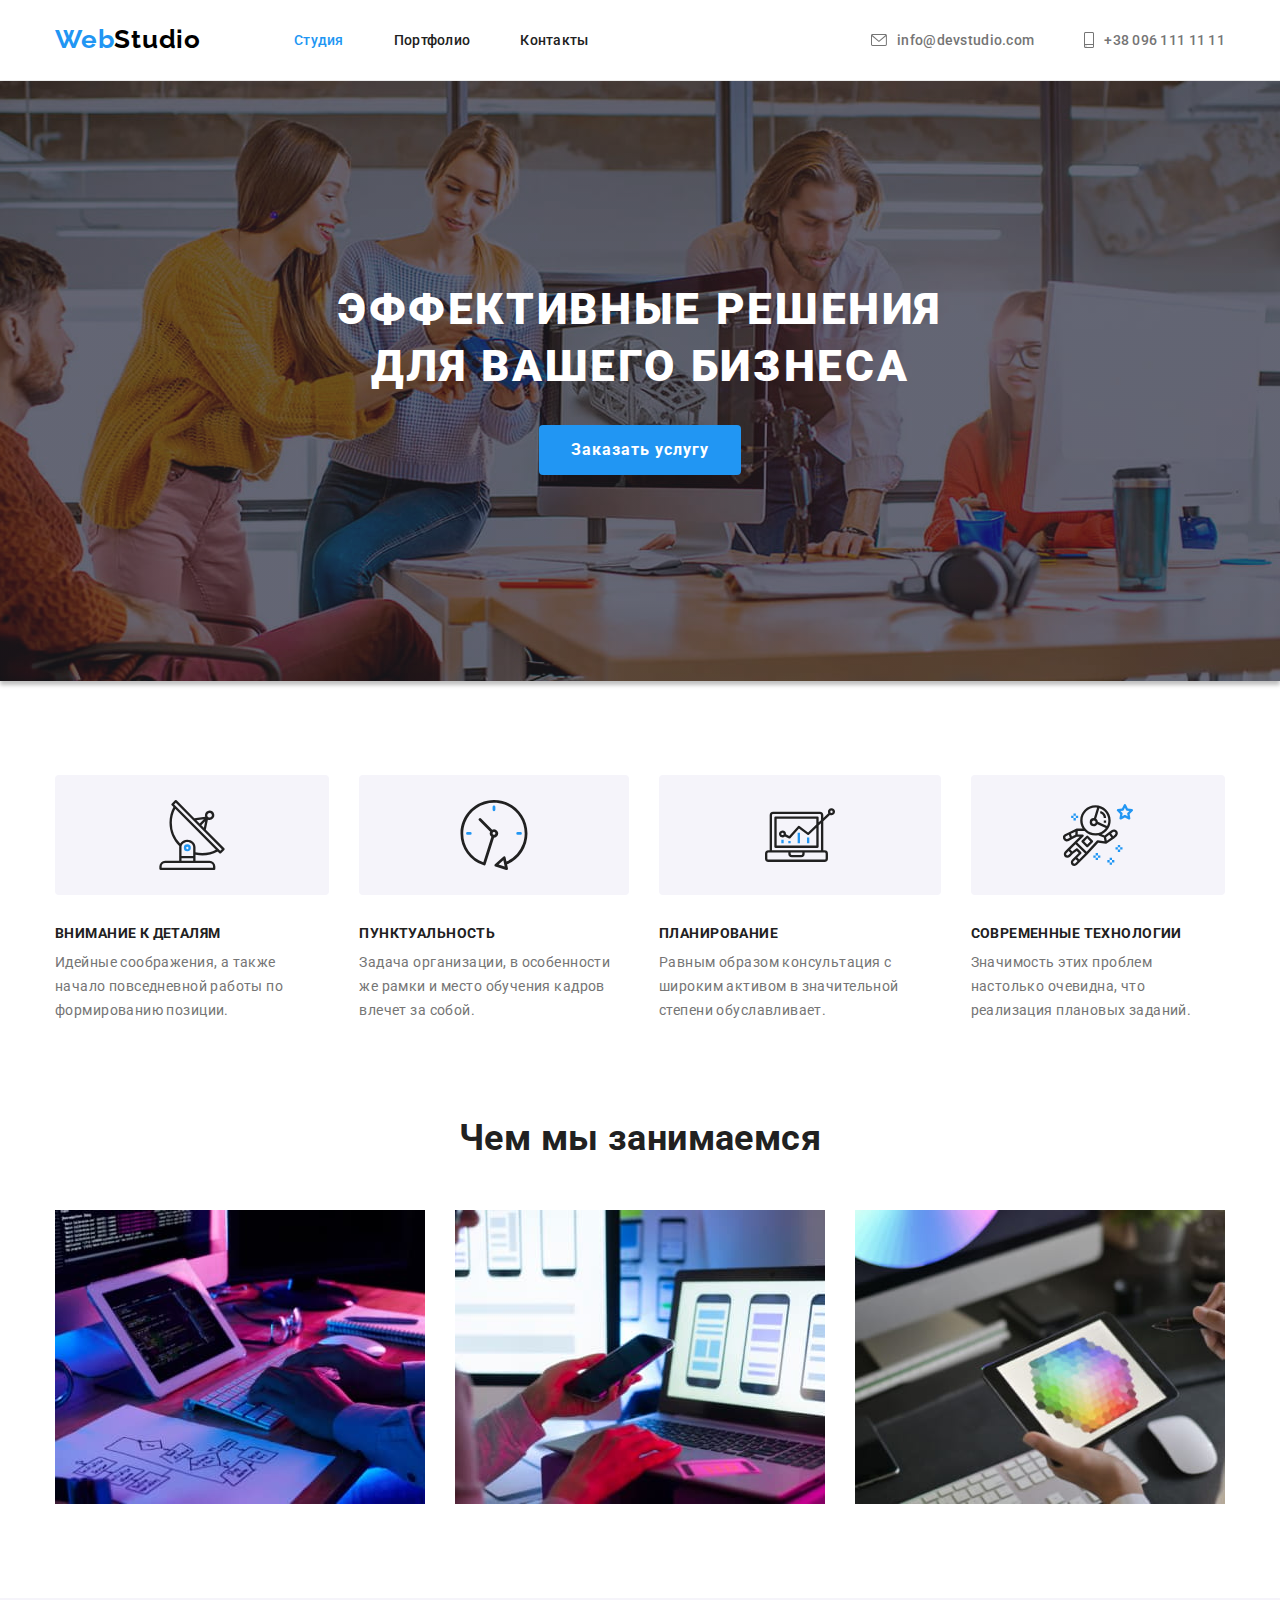
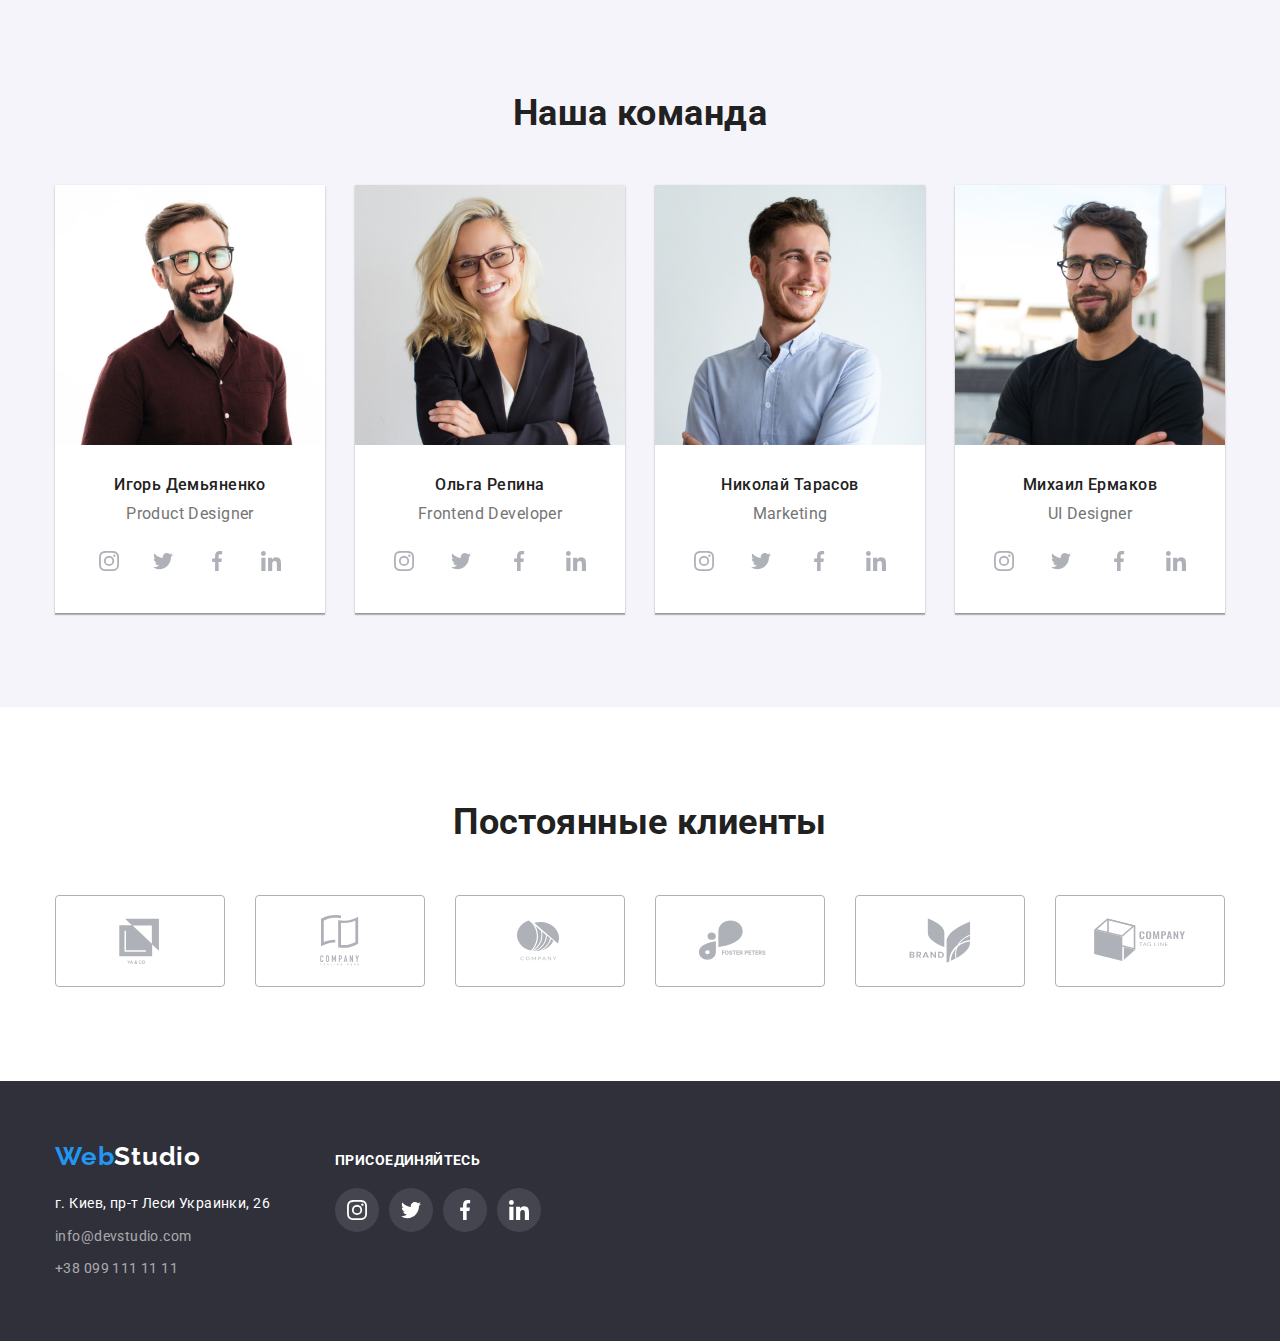
<file: index.html>
<!DOCTYPE html>
<html lang="ru">
  <head>
    <meta charset="UTF-8" />
    <meta http-equiv="X-UA-Compatible" content="IE=edge" />
    <meta name="viewport" content="width=device-width, initial-scale=1.0" />
    <!-- font add-->
    <link rel="preconnect" href="https://fonts.googleapis.com" />
    <!-- оголошення майбутньго підключення-->
    <link rel="preconnect" href="https://fonts.gstatic.com" crossorigin />
    <link
      href="https://fonts.googleapis.com/css2?family=Raleway:wght@700&family=Roboto:wght@400;500;700;900&display=swap"
      rel="stylesheet"
    />
    <!-- normalaize - link sample + file downloaded -->
    <!-- https://cdnjs.cloudflare.com/ajax/libs/normalize/1.1.0/normalize.min.css -->
    <link rel="stylesheet" href="./css/modern-normalize.css" />
    <link rel="stylesheet" href="./css/styles.css" />

    <title>WebStudio</title>
  </head>
  <body class="body">
    <header class="header">
      <div class="container header-flex-box">
        <nav class="header-nav-flex-box">
          <a href="./index.html" lang="en" class="logo"
            ><span class="logo-accent"> Web</span>Studio</a
          >
          <ul class="header-menu">
            <li class="item">
              <a href="./index.html" class="header-link current">Студия</a>
            </li>
            <li class="item">
              <a href="./poftfolio.html" class="header-link">Портфолио</a>
            </li>
            <li class="item">
              <a href="#" class="header-link">Контакты</a>
            </li>
          </ul>
        </nav>

        <div class="header-kontakt-box">
          <ul class="header-kontakt">
            <li class="item">
              <a href="mailto:info@devstudio.com" lang="en" class="header-contact-link">
                <svg class="header-contact-mail-logo">
                  <use href="./images/logo/icons.svg#icon-envelope"></use>
                </svg>
                <div>info@devstudio.com</div>
              </a>
            </li>
            <li class="item">
              <a href="tel:+380961111111" class="header-contact-link">
                <svg class="header-contact-smart-logo">
                  <use href="./images/logo/icons.svg#icon-smartphone"></use>
                </svg>
                <div>+38 096 111 11 11</div>
              </a>
            </li>
          </ul>
        </div>
      </div>
    </header>

    <main>
      <!-- hero section -->
      <section class="section heroe heroe-background">
        <div class="container">
          <h1 class="heroe-header">Эффективные решения для вашего бизнеса</h1>
          <button type="button" class="order-button">Заказать услугу</button>
        </div>
      </section>
      <!-- advantages -->
      <section class="section">
        <h2 class="visually-hidden">список приимуществ</h2>
        <div class="container">
          <ul class="advantages-flex">
            <li class="adv-item">
              <div class="about-icon-block">
                <svg><use href="./images/logo/icons.svg#icon-about-antenna-1"></use></svg>
              </div>
              <h3 class="advantages-list-header">Внимание к деталям</h3>
              <p class="advantages-text">
                Идейные соображения, а также начало повседневной работы по формированию позиции.
              </p>
            </li>
            <li class="adv-item">
              <div class="about-icon-block">
                <svg><use href="./images/logo/icons.svg#icon-about-clock2"></use></svg>
              </div>
              <h3 class="advantages-list-header">Пунктуальность</h3>
              <p class="advantages-text">
                Задача организации, в особенности же рамки и место обучения кадров влечет за собой.
              </p>
            </li>

            <li class="adv-item">
              <div class="about-icon-block">
                <svg><use href="./images/logo/icons.svg#icon-about-diagram-3"></use></svg>
              </div>
              <h3 class="advantages-list-header">Планирование</h3>
              <p class="advantages-text">
                Равным образом консультация с широким активом в значительной степени обуславливает.
              </p>
            </li>
            <li class="adv-item">
              <div class="about-icon-block">
                <svg><use href="./images/logo/icons.svg#icon-about-astronau-4"></use></svg>
              </div>
              <h3 class="advantages-list-header">Современные технологии</h3>
              <p class="advantages-text">
                Значимость этих проблем настолько очевидна, что реализация плановых заданий.
              </p>
            </li>
          </ul>
        </div>
      </section>
      <!-- about -->
      <section class="section about">
        <div class="container">
          <h2 class="section-title">Чем мы занимаемся</h2>
          <ul class="about-title-margin about-box">
            <li>
              <img
                src="./images/softengineering.jpg"
                width="370"
                alt="разработка структуры и алгоритмов работы"
              />
            </li>
            <li>
              <img
                src="./images/ui-research.jpg"
                width="370"
                alt="разработка пользовательского интерфейса"
              />
            </li>
            <li>
              <img src="./images/colordesign.jpg" width="370" alt="дизайн" />
            </li>
          </ul>
        </div>
      </section>

      <!-- team members -->
      <section class="section team">
        <div class="container">
          <h2 class="section-title">Наша команда</h2>
          <ul class="team-box">
            <li class="team-member">
              <img
                src="./images/igor-demyanenko.jpg"
                width="270"
                alt="улыбающийся парень с бородой"
              />
              <h3 class="team-member-header">Игорь Демьяненко</h3>
              <p lang="en" class="team-member-text">Product Designer</p>
              <div class="team-member-socials">
                <ul class="social-box">
                  <li>
                    <a href="#">
                      <svg><use href="./images/logo/icons.svg#icon-soc-instagram"></use></svg>
                    </a>
                  </li>
                  <li>
                    <a href="#">
                      <svg><use href="./images/logo/icons.svg#icon-soc-twitter"></use></svg>
                    </a>
                  </li>
                  <li>
                    <a href="#">
                      <svg><use href="./images/logo/icons.svg#icon-soc-facebook"></use></svg>
                    </a>
                  </li>
                  <li>
                    <a href="#">
                      <svg><use href="./images/logo/icons.svg#icon-soc-linkedin"></use></svg>
                    </a>
                  </li>
                </ul>
              </div>
            </li>
            <li class="team-member">
              <img src="./images/olga-repina.jpg" width="270" alt="улыбающаяся девушка" />
              <h3 class="team-member-header">Ольга Репина</h3>
              <p lang="en" class="team-member-text">Frontend Developer</p>
              <div class="team-member-socials">
                <ul>
                  <li class="social-box">
                    <a href="#">
                      <svg><use href="./images/logo/icons.svg#icon-soc-instagram"></use></svg>
                    </a>
                  </li>
                  <li class="social-box">
                    <a href="#">
                      <svg><use href="./images/logo/icons.svg#icon-soc-twitter"></use></svg>
                    </a>
                  </li>
                  <li class="social-box">
                    <a href="#">
                      <svg><use href="./images/logo/icons.svg#icon-soc-facebook"></use></svg>
                    </a>
                  </li>
                  <li class="social-box">
                    <a href="#">
                      <svg><use href="./images/logo/icons.svg#icon-soc-linkedin"></use></svg>
                    </a>
                  </li>
                </ul>
              </div>
            </li>
            <li class="team-member">
              <img src="./images/nik-tarasov.jpg" width="270" alt="улыбающийся парень" />
              <h3 class="team-member-header">Николай Тарасов</h3>
              <p lang="en" class="team-member-text">Marketing</p>
              <div class="team-member-socials">
                <ul>
                  <li class="social-box">
                    <a href="#">
                      <svg><use href="./images/logo/icons.svg#icon-soc-instagram"></use></svg>
                    </a>
                  </li>
                  <li class="social-box">
                    <a href="#">
                      <svg><use href="./images/logo/icons.svg#icon-soc-twitter"></use></svg>
                    </a>
                  </li>
                  <li class="social-box">
                    <a href="#">
                      <svg><use href="./images/logo/icons.svg#icon-soc-facebook"></use></svg>
                    </a>
                  </li>
                  <li class="social-box">
                    <a href="#">
                      <svg><use href="./images/logo/icons.svg#icon-soc-linkedin"></use></svg>
                    </a>
                  </li>
                </ul>
              </div>
            </li>
            <li class="team-member">
              <img
                src="./images/mihail-ermakov.jpg"
                width="270"
                alt="другой улыбчивый бородатый парень"
              />
              <h3 class="team-member-header">Михаил Ермаков</h3>
              <p lang="en" class="team-member-text">UI Designer</p>
              <div class="team-member-socials">
                <ul>
                  <li class="social-box">
                    <a href="#">
                      <svg><use href="./images/logo/icons.svg#icon-soc-instagram"></use></svg>
                    </a>
                  </li>
                  <li class="social-box">
                    <a href="#">
                      <svg><use href="./images/logo/icons.svg#icon-soc-twitter"></use></svg>
                    </a>
                  </li>
                  <li class="social-box">
                    <a href="#">
                      <svg><use href="./images/logo/icons.svg#icon-soc-facebook"></use></svg>
                    </a>
                  </li>
                  <li class="social-box">
                    <a href="#">
                      <svg><use href="./images/logo/icons.svg#icon-soc-linkedin"></use></svg>
                    </a>
                  </li>
                </ul>
              </div>
            </li>
          </ul>
        </div>
      </section>
      <!-- clients -->
      <section class="section clients">
        <div class="container">
          <h2 class="section-title">Постоянные клиенты</h2>
          <ul class="clients-flex">
            <li>
              <a href="#" class="client-list-item"
                ><svg><use href="./images/logo/icons.svg#icon-p-yg"></use></svg>
              </a>
            </li>
            <li>
              <a href="#" class="client-list-item">
                <svg><use href="./images/logo/icons.svg#icon-p-windows"></use></svg>
              </a>
            </li>
            <li>
              <a href="#" class="client-list-item">
                <svg><use href="./images/logo/icons.svg#icon-p-nut-shell"></use></svg>
              </a>
            </li>
            <li>
              <a href="#" class="client-list-item">
                <svg><use href="./images/logo/icons.svg#icon-p-foster"></use></svg>
              </a>
            </li>
            <li>
              <a href="#" class="client-list-item">
                <svg><use href="./images/logo/icons.svg#icon-p-soy-brand"></use></svg>
              </a>
            </li>
            <li>
              <a href="#" class="client-list-item">
                <svg><use href="./images/logo/icons.svg#icon-p-box-company"></use></svg>
              </a>
            </li>
          </ul>
        </div>
      </section>
    </main>

    <footer class="footer">
      <div class="container">
        <div class="footer-flex">
          <div class="adress-block">
            <a href="./index.html" lang="en" class="footer-logo logo"
              ><span class="logo-accent"> Web</span>Studio</a
            >
            <address>
              <ul class="footer-list">
                <li class="item">
                  <a
                    href="https://goo.gl/maps/paLrzJ1DZaffjFaJ6"
                    target="_blank"
                    rel="noopener noreferrer"
                    class="footer-adress"
                  >
                    г. Киев, пр-т Леси Украинки, 26
                  </a>
                </li>
                <li class="item">
                  <a href="mailto:info@devstudio.com" lang="en" class="footer-contact"
                    >info@devstudio.com</a
                  >
                </li>
                <li class="item">
                  <a href="tel:+380991111111" class="footer-contact">+38 099 111 11 11</a>
                </li>
              </ul>
            </address>
          </div>
          <div class="footer-socials">
            <p>присоединяйтесь</p>
            <div>
              <ul class="footer-social-links-block">
                <li>
                  <a href="#">
                    <svg>
                      <use href="./images/logo/icons.svg#icon-soc-instagram"></use>
                    </svg>
                  </a>
                </li>
                <li>
                  <a href="#">
                    <svg>
                      <use href="./images/logo/icons.svg#icon-soc-twitter"></use>
                    </svg>
                  </a>
                </li>
                <li>
                  <a href="#">
                    <svg>
                      <use href="./images/logo/icons.svg#icon-soc-facebook"></use>
                    </svg>
                  </a>
                </li>
                <li>
                  <a href="#">
                    <svg>
                      <use href="./images/logo/icons.svg#icon-soc-linkedin"></use>
                    </svg>
                  </a>
                </li>
              </ul>
            </div>
          </div>
        </div>
      </div>
    </footer>
  </body>
</html>
</file>
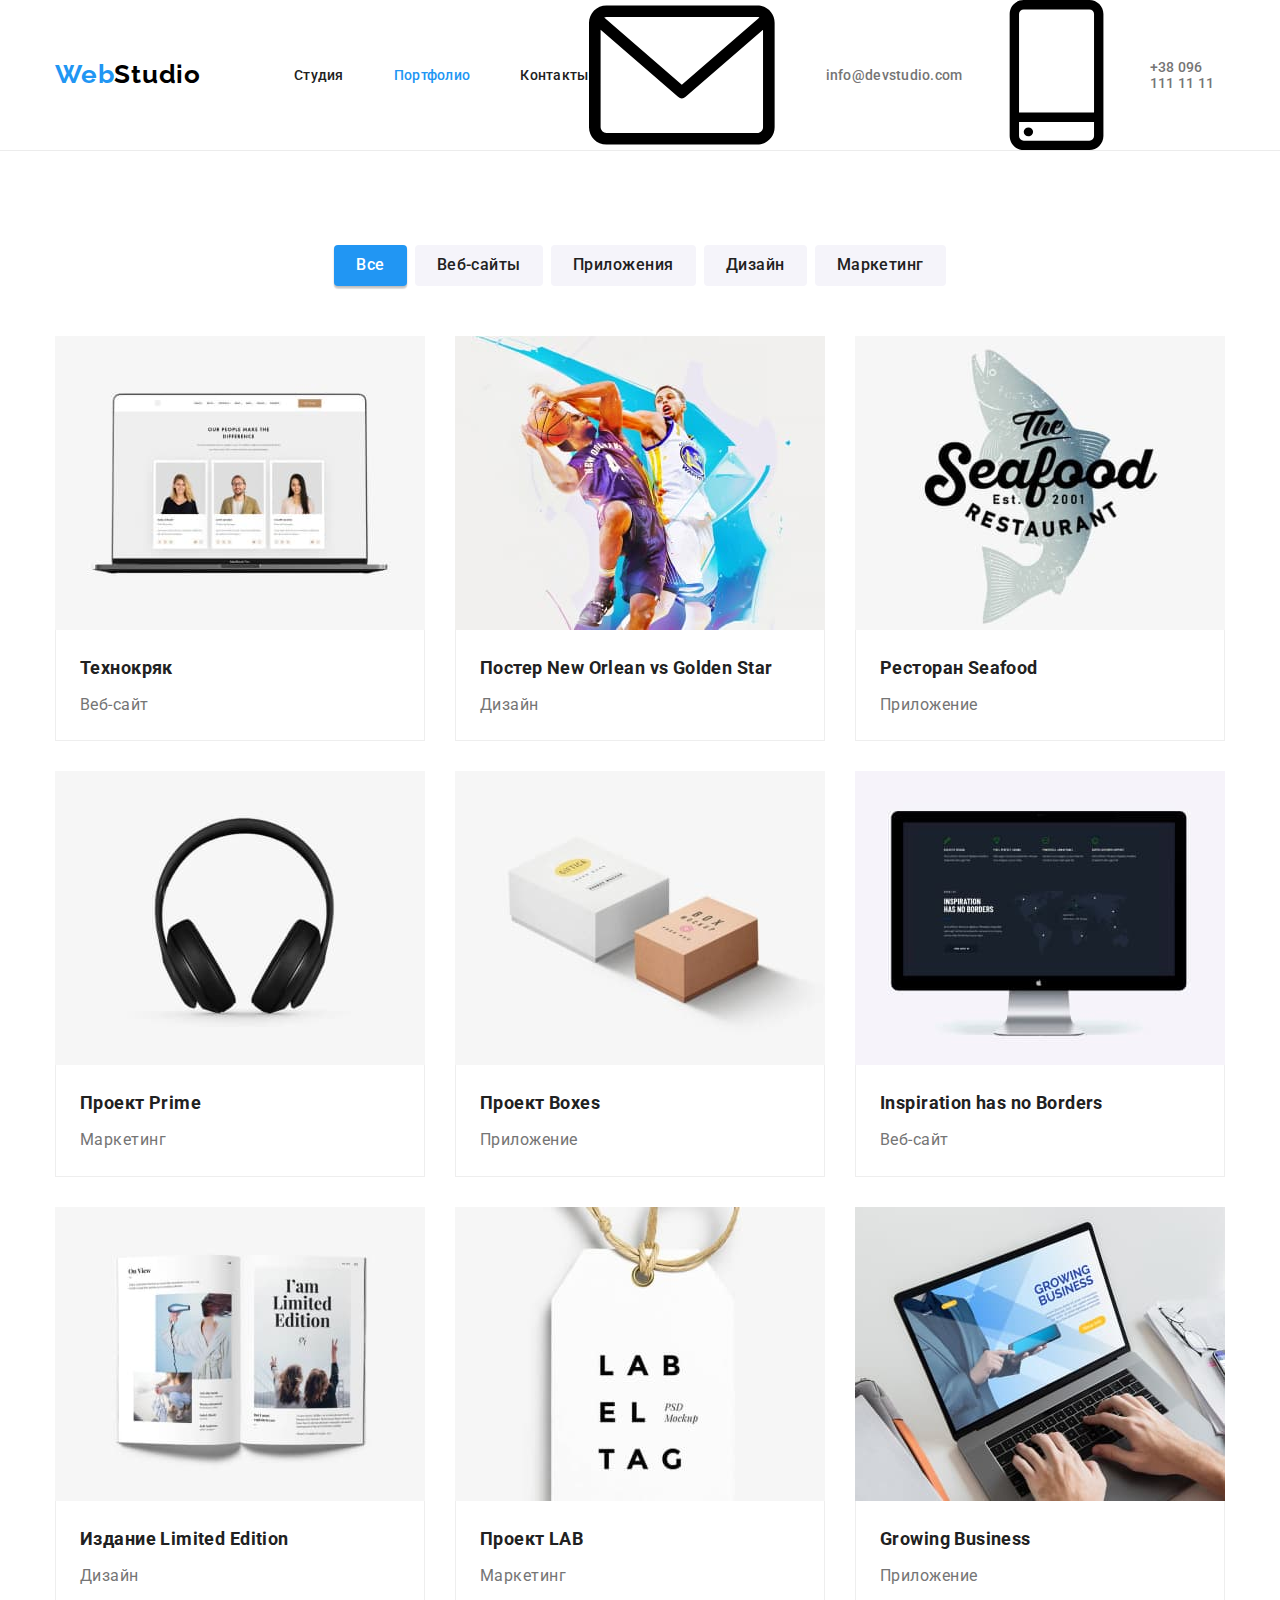
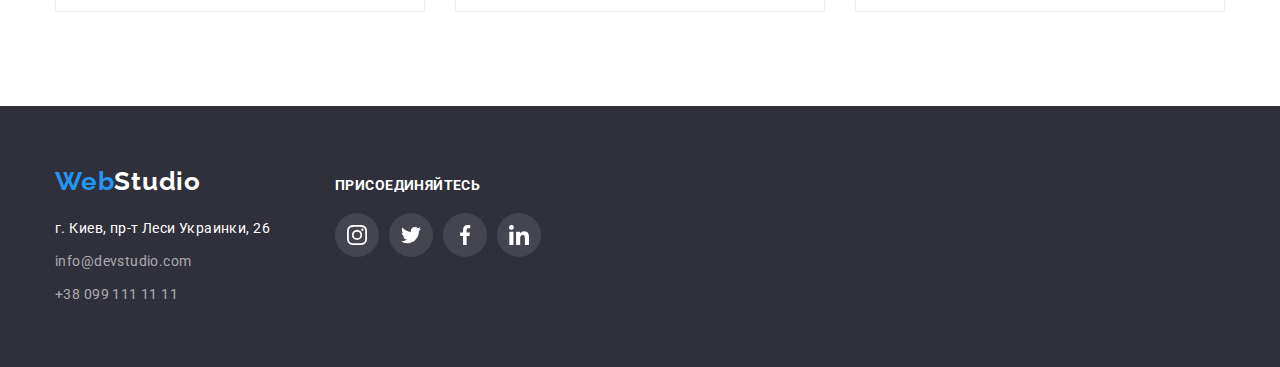
<file: poftfolio.html>
<!DOCTYPE html>
<html lang="ru">
  <head>
    <meta charset="UTF-8" />
    <meta http-equiv="X-UA-Compatible" content="IE=edge" />
    <meta name="viewport" content="width=device-width, initial-scale=1.0" />
    <!-- font add-->
    <link rel="preconnect" href="https://fonts.googleapis.com" />
    <!-- оголошення майбутньго підключення-->
    <link rel="preconnect" href="https://fonts.gstatic.com" crossorigin />
    <link
      href="https://fonts.googleapis.com/css2?family=Raleway:wght@700&family=Roboto:wght@400;500;700;900&display=swap"
      rel="stylesheet"
    />
    <link rel="stylesheet" href="./css/modern-normalize.css" />
    <link rel="stylesheet" href="./css/styles.css" />

    <title>WebStudio-portfolio</title>
  </head>
  <body class="body">
    <header class="header">
      <div class="container header-flex-box">
        <nav class="header-nav-flex-box">
          <a href="./index.html" lang="en" class="logo"
            ><span class="logo-accent"> Web</span>Studio</a
          >
          <ul class="header-menu">
            <li class="item">
              <a href="./index.html" class="header-link">Студия</a>
            </li>
            <li class="item">
              <a href="./poftfolio.html" class="header-link current">Портфолио</a>
            </li>
            <li class="item">
              <a href="#" class="header-link">Контакты</a>
            </li>
          </ul>
        </nav>

        <div class="header-kontakt-box">
          <ul class="header-kontakt">
            <li class="item">
              <svg><use href="./images/logo/icons.svg#icon-envelope"></use></svg>
            </li>
            <li class="item">
              <a href="mailto:info@devstudio.com" lang="en" class="header-contact-link"
                >info@devstudio.com</a
              >
            </li>
            <li class="item">
              <svg><use href="./images/logo/icons.svg#icon-smartphone"></use></svg>
            </li>
            <li class="item">
              <a href="tel:+380961111111" class="header-contact-link">+38 096 111 11 11</a>
            </li>
          </ul>
        </div>
      </div>
    </header>

    <main>
      <h1 class="visually-hidden">страница с портфолио</h1>
      <!--скрыть-->

      <section class="section">
        <!-- buttons-->
        <div class="container">
          <ul class="portfolio-select-box">
            <li class="flex-menu-item">
              <button type="button" class="portfolio-buttons active">Все</button>
            </li>
            <li class="flex-menu-item">
              <button type="button" class="portfolio-buttons">Веб-сайты</button>
            </li>
            <li class="flex-menu-item">
              <button type="button" class="portfolio-buttons">Приложения</button>
            </li>
            <li class="flex-menu-item">
              <button type="button" class="portfolio-buttons">Дизайн</button>
            </li>
            <li class="flex-menu-item">
              <button type="button" class="portfolio-buttons">Маркетинг</button>
            </li>
          </ul>

          <!-- project samples-->
          <div class="project-samples">
            <ul class="project-list-box">
              <li class="project-item">
                <a href="#" class="project-item-link">
                  <img src="./images/technokryak.jpg" alt="скрин сайта компании Технокряк" />
                  <div class="project-list-border">
                    <h3 class="project-header">Технокряк</h3>
                    <p class="project-description">Веб-сайт</p>
                  </div>
                </a>
              </li>
              <li class="project-item">
                <a href="#" class="project-item-link">
                  <img
                    src="./images/imgbasketgame.jpg"
                    alt="момент противоборства игроков двух команд"
                  />
                  <div class="project-list-border">
                    <h3 class="project-header">Постер New Orlean vs Golden Star</h3>
                    <p class="project-description">Дизайн</p>
                  </div>
                </a>
              </li>

              <li class="project-item">
                <a href="#" class="project-item-link">
                  <img src="./images/imgseafood.jpg" alt="логотип ресторана морепродуктов" />
                  <div class="project-list-border">
                    <h3 class="project-header">Ресторан Seafood</h3>
                    <p class="project-description">Приложение</p>
                  </div>
                </a>
              </li>

              <li class="project-item">
                <a href="#" class="project-item-link">
                  <img src="./images/imgheadphones.jpg" alt="головные мониторы" />
                  <div class="project-list-border">
                    <h3 class="project-header">Проект Prime</h3>
                    <p class="project-description">Маркетинг</p>
                  </div>
                </a>
              </li>

              <li class="project-item">
                <a href="#" class="project-item-link">
                  <img src="./images/imgboxes.jpg" alt="крафтовые упаковки" />
                  <div class="project-list-border">
                    <h3 class="project-header">Проект Boxes</h3>
                    <p class="project-description">Приложение</p>
                  </div>
                </a>
              </li>

              <li class="project-item">
                <a href="#" class="project-item-link">
                  <img
                    src="./images/imgworldwide.jpg"
                    alt="сайт компании с глобальной картой присутсвия"
                  />
                  <div class="project-list-border">
                    <h3 class="project-header">Inspiration has no Borders</h3>
                    <p class="project-description">Веб-сайт</p>
                  </div>
                </a>
              </li>

              <li class="project-item">
                <a href="#" class="project-item-link">
                  <img src="./images/imgmagazin.jpg" alt="разворот журнала" />
                  <div class="project-list-border">
                    <h3 class="project-header">Издание Limited Edition</h3>
                    <p class="project-description">Дизайн</p>
                  </div>
                </a>
              </li>

              <li class="project-item">
                <a href="#" class="project-item-link">
                  <img src="./images/imglabel.jpg" alt="стильная этикетка" />
                  <div class="project-list-border">
                    <h3 class="project-header">Проект LAB</h3>
                    <p class="project-description">Маркетинг</p>
                  </div>
                </a>
              </li>

              <li class="project-item">
                <a href="#" class="project-item-link">
                  <img src="./images/imgsitescreen.jpg" alt="скрин заглавной страници сайта" />
                  <div class="project-list-border">
                    <h3 class="project-header">Growing Business</h3>
                    <p class="project-description">Приложение</p>
                  </div>
                </a>
              </li>
            </ul>
          </div>
        </div>
      </section>
    </main>

    <footer class="footer">
      <div class="container">
        <div class="footer-flex">
          <div class="adress-block">
            <a href="./index.html" lang="en" class="footer-logo logo"
              ><span class="logo-accent"> Web</span>Studio</a
            >
            <address>
              <ul class="footer-list">
                <li class="item">
                  <a
                    href="https://goo.gl/maps/paLrzJ1DZaffjFaJ6"
                    target="_blank"
                    rel="noopener noreferrer"
                    class="footer-adress"
                  >
                    г. Киев, пр-т Леси Украинки, 26
                  </a>
                </li>
                <li class="item">
                  <a href="mailto:info@devstudio.com" lang="en" class="footer-contact"
                    >info@devstudio.com</a
                  >
                </li>
                <li class="item">
                  <a href="tel:+380991111111" class="footer-contact">+38 099 111 11 11</a>
                </li>
              </ul>
            </address>
          </div>
          <div class="footer-socials">
            <p>присоединяйтесь</p>
            <div>
              <ul class="footer-social-links-block">
                <li>
                  <a href="#">
                    <svg>
                      <use href="./images/logo/icons.svg#icon-soc-instagram"></use>
                    </svg>
                  </a>
                </li>
                <li>
                  <a href="#">
                    <svg>
                      <use href="./images/logo/icons.svg#icon-soc-twitter"></use>
                    </svg>
                  </a>
                </li>
                <li>
                  <a href="#">
                    <svg>
                      <use href="./images/logo/icons.svg#icon-soc-facebook"></use>
                    </svg>
                  </a>
                </li>
                <li>
                  <a href="#">
                    <svg>
                      <use href="./images/logo/icons.svg#icon-soc-linkedin"></use>
                    </svg>
                  </a>
                </li>
              </ul>
            </div>
          </div>
        </div>
      </div>
    </footer>
  </body>
</html>
</file>
<file: css/styles.css>
:root {
  --accent-color: #2196f3;
  --header-contact-color: #757575;
  --header-link-color: #212121;
  --plain-text: #757575;
  --header-color: #212121;
  --background-white: #ffffff;
  --contrast-background: #2f303a;
  --body-accent-background: #f5f4fa;
  --footer-contact-color: rgba(255, 255, 255, 0.6);
  --dark-color-for-light-theme-logo: #000000;
  --light-color-for-dark-theme-logo: #ffffff;
  --project-list-border: #eeeeee;
  --header-border: #ececec;
  --social-madia-logo-color: #afb1b8;
  --heroe-background: #c4c4c4;
  --heroe-overlay: rgba(47, 48, 58, 0.4);
}

html {
  box-sizing: border-box;
}

*,
*::after,
*::before {
  box-sizing: inherit;
}

/* Стили для обнуления верхних отступов у элементов */
h1,
h2,
h3,
p,
ul,
li {
  list-style: none;
  padding: 0px;
  margin: 0px;
}

/* Класс для обнуления базовых свойств у списков (ul) */
/* .list { */
/* list-style: none; */
/* padding-left: 0; */
/* margin: 0; */
/* } */

/* Класс для обнуления базовых свойств у ссылок */
a {
  text-decoration: none;
  color: inherit;
}

/* Свойства для корректного отображения картинок */
img,
svg,
use {
  display: block;
  max-width: 100%;
  height: auto;
}

/* Свойства для обнуления курсива у address */

/* address { */
/* font-style: normal; */
/* }  */

.visually-hidden {
  position: absolute;
  width: 1px;
  height: 1px;
  margin: -1px;
  border: 0;
  padding: 0;
  white-space: nowrap;
  clip-path: inset(100%);
  clip: rect(0 0 0 0);
  overflow: hidden;
}

.body {
  font-family: 'Roboto', 'Arial', sans-serif;
  background-color: var(--background-white);
  color: var(--plain-text);
  font-size: 14px;
  letter-spacing: 0.03em;
}

.container {
  width: 1200px;
  padding-left: 15px;
  padding-right: 15px;
  margin-left: auto;
  margin-right: auto;
}

.section {
  padding-top: 94px;
  padding-bottom: 94px;
  text-align: center;
}

.header-flex-box {
  display: flex;
  align-items: center;
}

.header-nav-flex-box {
  display: flex;
  align-items: center;
}

.header-menu {
  display: flex;
  margin-left: 93px;
}

.header-menu .item + .item {
  margin-left: 50px;
}

.header-kontakt-box {
  margin-left: auto;
}

.header-kontakt {
  display: flex;
  color: var(--header-contact-color);
  align-items: center;
}

.header-kontakt > .item:nth-child(2) {
  margin-left: 50px;
}

.header-contact-smart-logo {
  width: 10px;
  height: 16px;
  margin-right: 10px;
  fill: currentColor;
}
.header-contact-mail-logo {
  width: 16px;
  height: 12px;
  margin-right: 10px;
  fill: currentColor;
}

.logo-accent {
  color: var(--accent-color);
}

.header {
  background-color: var(--background-white);
  text-decoration: none;
  font-weight: 500;
  line-height: 1.15;
  letter-spacing: 0.02em;
  border-bottom: 1px solid var(--header-border);
}

.header-link {
  display: block; /* превращает в блочный элемент*/
  color: var(--header-link-color);
  text-decoration: none;
  padding-top: 32px; /* применение именно для линка увеличивает рабочую зону ссілки*/
  padding-bottom: 32px;
}

.logo {
  text-decoration: none;
  font-family: 'Raleway', 'Arial', sans-serif;
  font-weight: 700;
  font-size: 26px;
  line-height: 1.2;
  letter-spacing: 0.03em;
  color: var(--dark-color-for-light-theme-logo);
}

.header-contact-link {
  display: flex;
  align-items: center;
  color: var(--header-contact-color);
  text-decoration: none;
  padding-top: 32px;
  /* применение именно для линка увеличивает рабочую зону ссілки*/
  padding-bottom: 32px;
}

.header-contact-link:hover,
.header-contact-link:focus,
.header-contact-link:active {
  color: var(--accent-color);
}

.header-link:hover,
.header-link:focus,
.header-link:active,
.current {
  color: var(--accent-color);
}

.heroe {
  position: relative;
  padding-top: 200px;
  padding-bottom: 200px;
  background-color: var(--heroe-background);
  box-shadow: 0px 4px 4px rgba(0, 0, 0, 0.25);
}

.heroe-background {
  max-width: 1600px;
  height: 600px;
  margin-left: auto;
  margin-right: auto;
  background-image: linear-gradient(to right, var(--heroe-overlay), var(--heroe-overlay)),
    url(../images/main-page/hero-background.jpg);
  background-repeat: no-repeat;
  background-position: center;
  background-size: cover;
}

/* .heroe::before { */
/* position: absolute; */
/* width: 100%; */
/* height: 100px; */
/* background-color: #000000; */

.heroe-header {
  width: 700px;
  margin-left: auto;
  margin-right: auto;
  color: var(--light-color-for-dark-theme-logo);
  font-weight: 900;
  font-size: 44px;
  line-height: 1.3;
  text-transform: uppercase;
  letter-spacing: 0.06em;
}
.order-button {
  margin-top: 30px;
  min-width: 200px;
  min-height: 50px;
  font-family: 'Roboto', 'Arial', sans-serif;
  color: var(--light-color-for-dark-theme-logo);
  background-color: var(--accent-color);
  border: none;

  cursor: pointer;
  padding: 10px 32px;
  border-radius: 4px;
  font-weight: 700;
  font-size: 16px;
  letter-spacing: 0.06em;
}

.order-button:hover,
.order-button:focus {
  background-color: var(--header-color);
  color: var(--light-color-for-dark-theme-logo);
}

.advantages-flex {
  display: flex;
  text-align: left;
}

.advantages-flex > .item {
  width: 270px;
}

.advantages-flex .adv-item + .adv-item {
  margin-left: 30px;
}

.adv-item svg {
  width: 70px;
  height: 70px;
}

.about-icon-block {
  display: flex;
  align-items: center;
  justify-content: center;
  height: 120px;
  border-radius: 4px;
  background-color: var(--body-accent-background);
}

.advantages-list-header {
  margin-top: 30px;
  font-size: 14px;
  line-height: 1.15;
  margin-bottom: 10px;
  text-transform: uppercase;
  color: var(--header-color);
}
.advantages-text {
  line-height: 1.7;
}

.about {
  padding-top: 0px;
}

.about-box {
  display: flex;
  justify-content: space-between;
}

.section-title {
  font-size: 36px;
  line-height: 1.2;
  /* text-align: center; */
  color: var(--header-color);
  margin-bottom: 50px;
}

.team {
  background-color: var(--body-accent-background);
}

.team-member-header {
  font-weight: 500;
  font-size: 16px;
  line-height: 1.2;
  /* text-align: center; */
  padding-top: 30px;
  color: var(--header-color);
}
.team-member-text {
  font-weight: 400;
  font-size: 16px;
  line-height: 1.2;
  margin-top: 10px;
}

.team-member {
  background-color: var(--background-white);
  box-shadow: 0px 1px 3px rgba(0, 0, 0, 0.12), 0px 1px 1px rgba(0, 0, 0, 0.14),
    0px 2px 1px rgba(0, 0, 0, 0.2);
  padding-bottom: 30px;
}

.team-box {
  display: flex;
  justify-content: space-between;
}

.social-box {
  display: inline-flex;
  color: var(--social-madia-logo-color);
  margin-left: auto;
  margin-right: auto;
}

.social-box a {
  display: flex;
  justify-content: center;
  align-items: center;
  fill: currentColor;
  border-radius: 50px;
  height: 44px;
  width: 44px;
}

.social-box svg {
  width: 20px;
  height: 20px;
}

.social-box a:hover,
.social-box a:focus {
  background-color: var(--accent-color);
  color: var(--background-white);
}

.team-member-socials {
  margin-top: 16px;
}

.team-member-socials li + li {
  margin-left: 10px;
}

.clients {
  background-color: var(--background-white);
}

.clients-flex {
  display: flex;
  justify-content: center;
  color: var(--social-madia-logo-color);
}

.client-list-item {
  display: flex;
  width: 170px;
  height: 92px;
  padding: 16px 32px;
  border: 1px solid var(--social-madia-logo-color);
  border-radius: 4px;
}

.client-list-item svg {
  max-width: 100%;
  max-height: 100%;
  fill: currentColor;
}

.clients-flex li + li {
  margin-left: 30px;
}

.client-list-item:hover,
.client-list-item:focus {
  color: var(--accent-color);
  border-color: var(--accent-color);
}

/* footer */

.footer {
  background-color: var(--contrast-background);
  padding-top: 60px;
  padding-bottom: 60px;
}

.footer-logo {
  color: var(--light-color-for-dark-theme-logo);
  text-decoration: none;
}

.footer-flex {
  display: flex;
  align-items: baseline;
}

.adress-block {
  width: 230px;
}

.footer-socials {
  margin-left: 50px;
}

.footer-socials > p {
  font-weight: 700;
  text-transform: uppercase;
  color: var(--light-color-for-dark-theme-logo);
}

.footer-social-links-block {
  display: flex;
  margin-top: 20px;
}

.footer-social-links-block a {
  display: flex;
  align-items: center;
  justify-content: center;
  width: 44px;
  height: 44px;
  border-radius: 50%;
  background-color: rgba(255, 255, 255, 0.1);
  color: var(--light-color-for-dark-theme-logo);
}

.footer-social-links-block li + li {
  margin-left: 10px;
}

.footer-social-links-block svg {
  width: 20px;
  height: 20px;
  fill: currentcolor;
}

.footer-social-links-block a:hover,
.footer-social-links-block a:focus {
  background-color: var(--accent-color);
}

.footer-contact {
  font-style: normal;
  text-decoration: none;
  line-height: 1.7;
  color: var(--footer-contact-color);
}
.footer-contact:hover,
.footer-contact:focus,
.footer-contact:active {
  color: var(--accent-color);
}
.footer-adress {
  font-style: normal;
  text-decoration: none;
  line-height: 1.7;
  color: var(--light-color-for-dark-theme-logo);
}

.footer-list .item + .item {
  margin-top: 9px;
}

.footer address {
  margin-top: 20px;
}

/* protfolio page */
.portfolio-select-box {
  display: flex;
  justify-content: center;
}

.footer-social-links-block {
  display: flex;
}

.portfolio {
  padding-top: 94px;
  padding-bottom: 6px;
}

.portfolio-buttons {
  font-family: 'Roboto', 'Arial', sans-serif;
  background-color: var(--body-accent-background);
  cursor: pointer;
  border: none;
  padding: 6px 22px 6px 22px;
  border-width: 2px;
  border-radius: 4px;
  font-weight: 500;
  font-size: 16px;
  line-height: 1.8;
  letter-spacing: 0.03em;
  color: var(--header-color);
}

.portfolio-buttons.active {
  background-color: var(--accent-color);
  color: var(--light-color-for-dark-theme-logo);
  box-shadow: 0px 3px 1px rgba(0, 0, 0, 0.1), 0px 1px 2px rgba(0, 0, 0, 0.08),
    0px 2px 2px rgba(0, 0, 0, 0.12);
  border-radius: 4px;
}
.portfolio-buttons:hover,
.portfolio-buttons:focus {
  background-color: var(--accent-color);
  color: var(--light-color-for-dark-theme-logo);
  box-shadow: 0px 3px 1px rgba(0, 0, 0, 0.1), 0px 1px 2px rgba(0, 0, 0, 0.08),
    0px 2px 2px rgba(0, 0, 0, 0.12);
  border-radius: 4px;
}

.flex-menu-item:not(:last-child) {
  margin-right: 8px;
}

.project-samples {
  margin-top: 50px;
}

.project-list-box {
  display: flex;
  flex-wrap: wrap;
}

.project-item {
  /* display: block; */
  margin-right: 30px;
  margin-bottom: 30px;
  text-align: left;
}

.project-item-link {
  display: block;
}

.project-item-link:hover,
.project-item-link:focus {
  box-shadow: 0px 1px 1px rgba(0, 0, 0, 0.12), 0px 4px 4px rgba(0, 0, 0, 0.06),
    1px 4px 6px rgba(0, 0, 0, 0.16);
  cursor: pointer;
}

.project-item:nth-child(3n) {
  margin-right: 0px;
}

.project-item:nth-last-child(-n + 3) {
  margin-bottom: 0px;
}

.project-description {
  margin-top: 4px;
  font-size: 16px;
  line-height: 1.9;
  letter-spacing: 0.03em;
}

.project-header {
  font-size: 18px;
  line-height: 2;
  color: var(--header-color);
}

.project-list-border {
  padding: 20px 24px 20px 24px;
  border-left: 1px solid var(--project-list-border);
  border-right: 1px solid var(--project-list-border);
  border-bottom: 1px solid var(--project-list-border);
}
</file>
